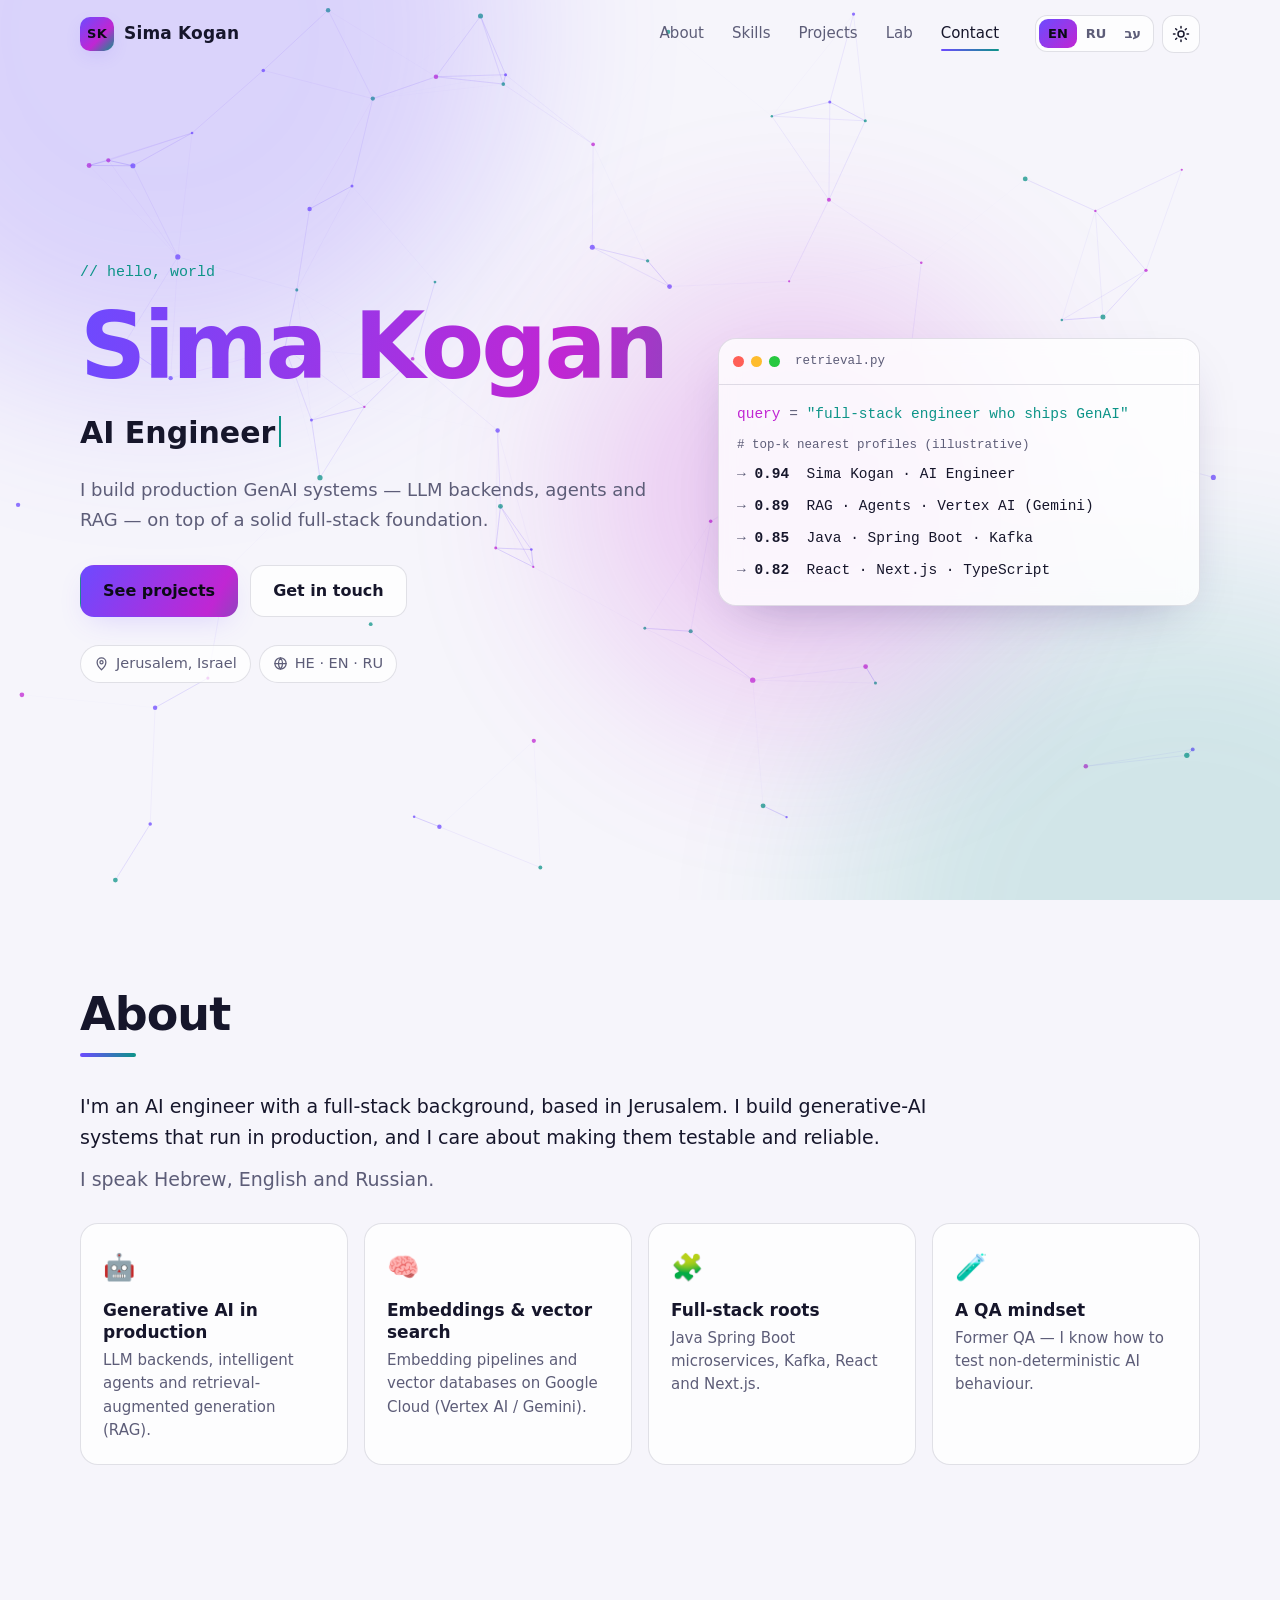
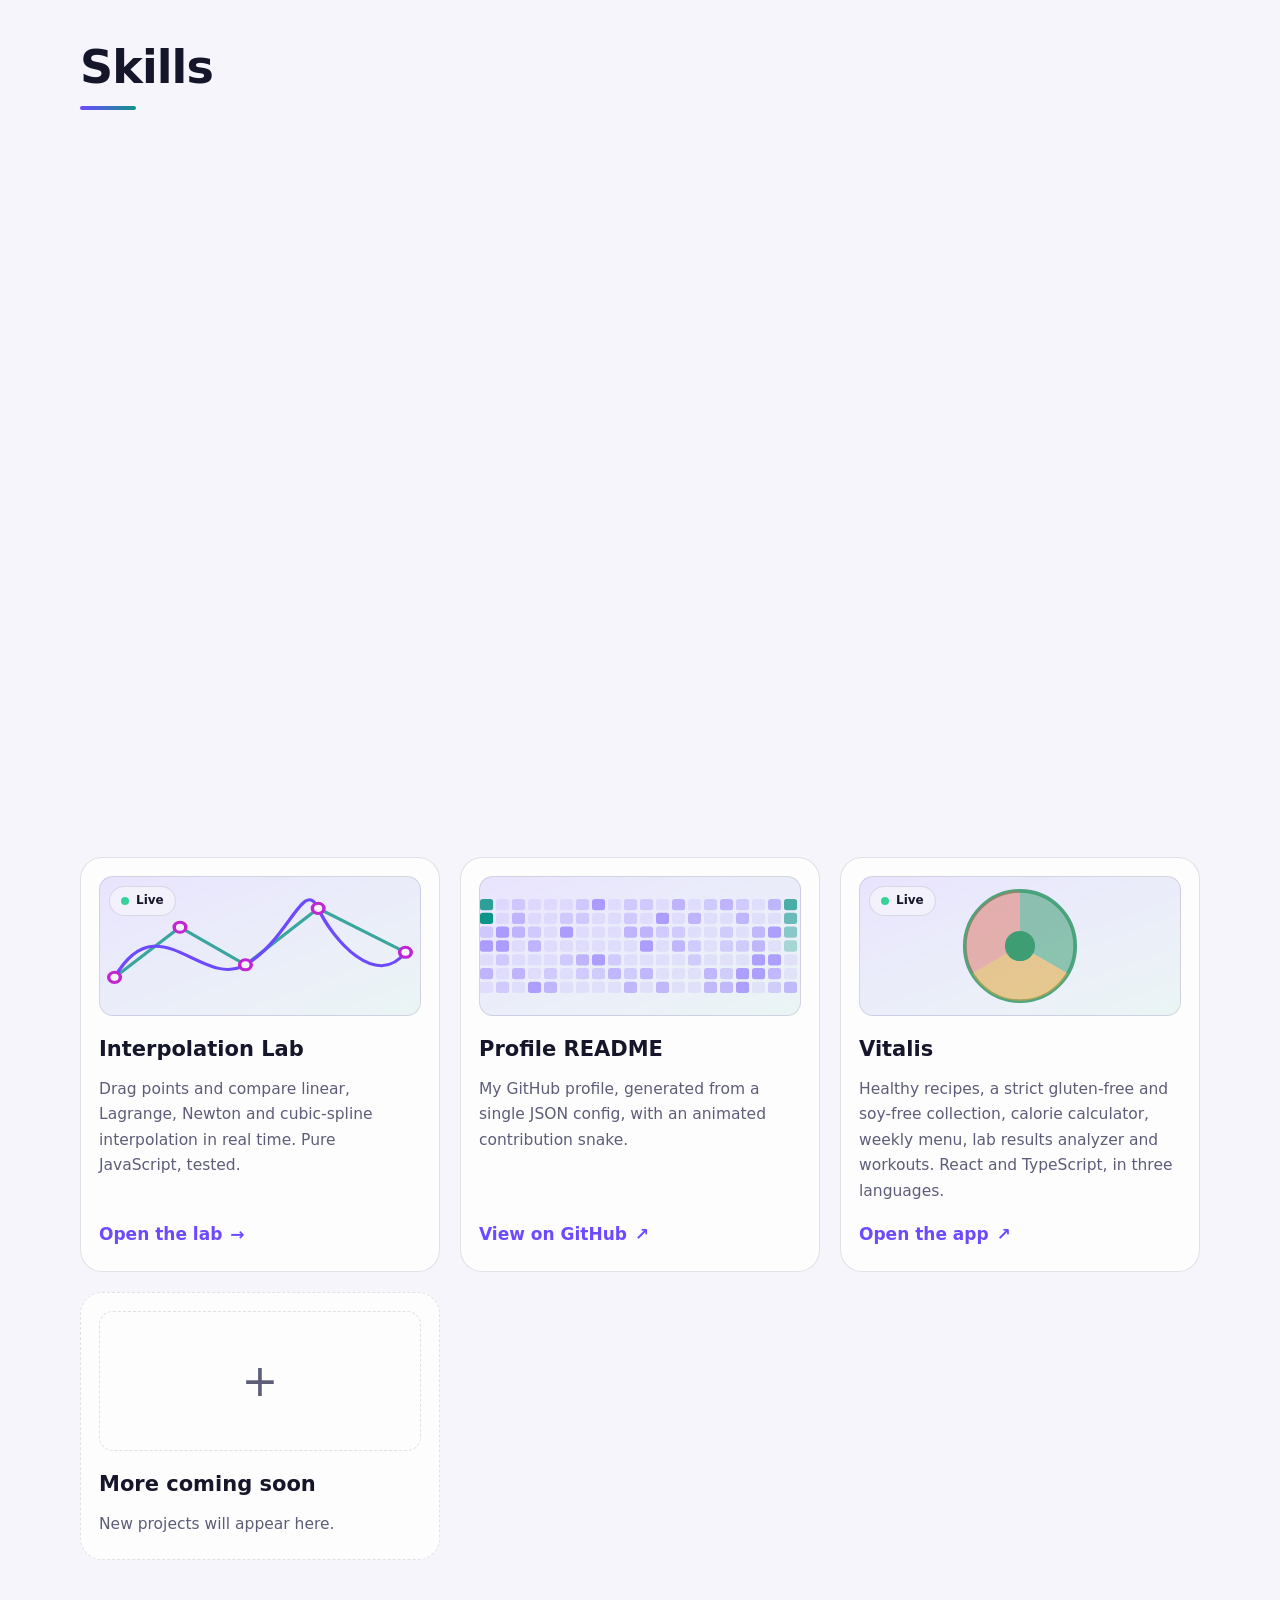
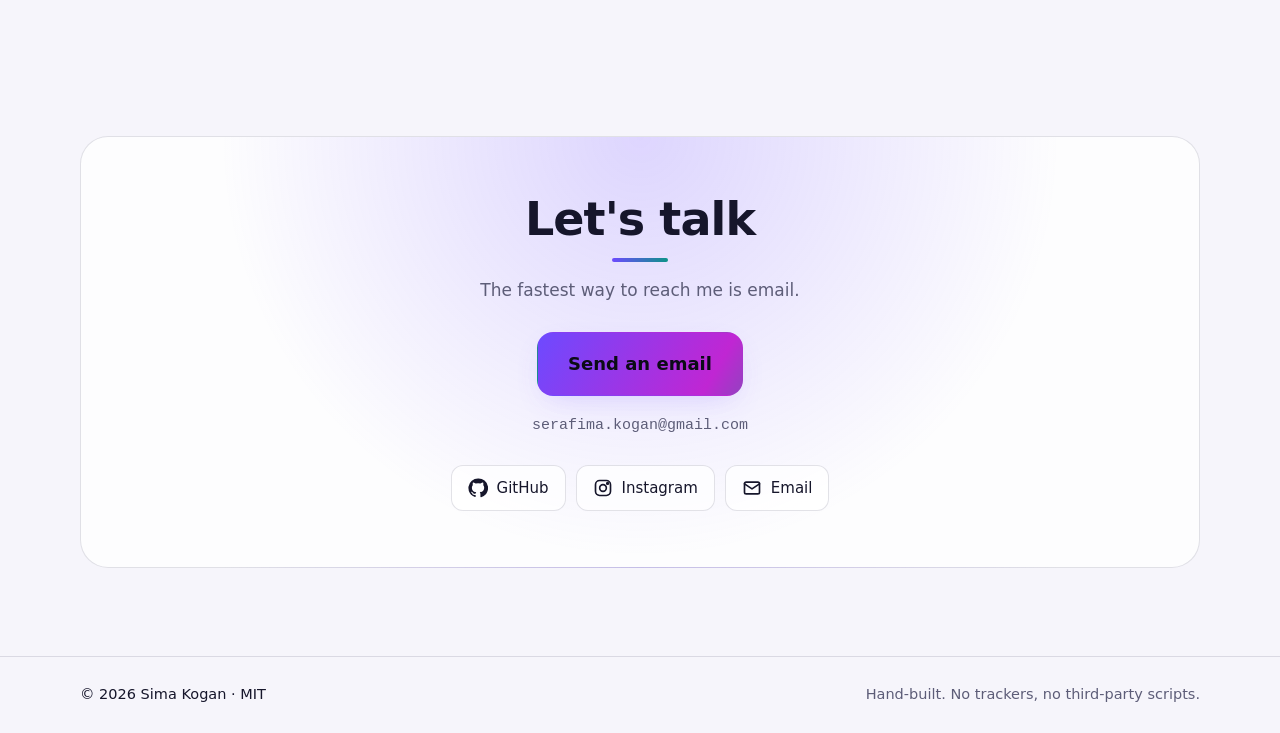
<file: index.html>
<!DOCTYPE html>
<html lang="en" dir="ltr">
<head>
  <meta charset="UTF-8">
  <meta name="viewport" content="width=device-width, initial-scale=1">
  <title>Sima Kogan — AI Engineer &amp; Full Stack Developer</title>
  <meta name="description" content="Portfolio of Sima Kogan — AI Engineer and Full Stack Developer in Jerusalem. Generative AI, RAG, Vertex AI, Java and React.">
  <meta name="author" content="Sima Kogan">
  <meta name="theme-color" content="#07070d">
  <meta property="og:title" content="Sima Kogan — AI Engineer &amp; Full Stack Developer">
  <meta property="og:description" content="Production GenAI systems, RAG and agents on a full-stack foundation.">
  <meta property="og:type" content="website">
  <link rel="canonical" href="https://simakogan.github.io/portfolio/">
  <link rel="icon" href="favicon.svg" type="image/svg+xml">
  <link rel="stylesheet" href="css/style.css">
  <script>
    (function () {
      var d = document.documentElement;
      d.classList.add('js');
      try {
        var t = localStorage.getItem('sk-theme');
        if (!t) t = matchMedia('(prefers-color-scheme: light)').matches ? 'light' : 'dark';
        d.setAttribute('data-theme', t);
        var l = localStorage.getItem('sk-lang');
        if (l === 'ru' || l === 'he') { d.lang = l; d.dir = l === 'he' ? 'rtl' : 'ltr'; }
      } catch (e) { d.setAttribute('data-theme', 'dark'); }
    })();
  </script>
</head>
<body data-title="title.home">
  <div class="progress" id="progress" aria-hidden="true"></div>
  <canvas id="bg" aria-hidden="true"></canvas>
  <div class="aurora" aria-hidden="true"><i></i><i></i><i></i></div>
  <div class="cursor-glow" id="glow" aria-hidden="true"></div>

  <header class="nav" id="nav">
    <div class="nav__inner">
      <a class="logo" href="#top" aria-label="Sima Kogan">
        <span class="logo__mark">SK</span><span class="logo__text">Sima Kogan</span>
      </a>
      <nav class="nav__links" id="navLinks" aria-label="Main">
        <a href="#about" data-i18n="nav.about">About</a>
        <a href="#skills" data-i18n="nav.skills">Skills</a>
        <a href="#projects" data-i18n="nav.projects">Projects</a>
        <a href="lab.html" data-i18n="nav.lab">Lab</a>
        <a href="#contact" data-i18n="nav.contact">Contact</a>
      </nav>
      <div class="nav__tools">
        <div class="seg" role="group" aria-label="Language">
          <button type="button" data-lang="en" aria-pressed="true">EN</button>
          <button type="button" data-lang="ru" aria-pressed="false">RU</button>
          <button type="button" data-lang="he" aria-pressed="false">עב</button>
        </div>
        <button type="button" class="icon-btn" id="theme" aria-label="Toggle theme" title="Toggle theme">
          <svg viewBox="0 0 24 24" width="18" height="18" fill="none" stroke="currentColor" stroke-width="2" stroke-linecap="round" stroke-linejoin="round" aria-hidden="true"><circle cx="12" cy="12" r="4"/><path d="M12 2v2M12 20v2M4.9 4.9l1.4 1.4M17.7 17.7l1.4 1.4M2 12h2M20 12h2M4.9 19.1l1.4-1.4M17.7 6.3l1.4-1.4"/></svg>
        </button>
        <button type="button" class="icon-btn burger" id="burger" aria-label="Menu" aria-expanded="false">
          <span></span><span></span><span></span>
        </button>
      </div>
    </div>
  </header>

  <main id="top">
    <!-- HERO -->
    <section class="hero container">
      <div class="hero__text">
        <p class="mono eyebrow" data-i18n="hero.greet">// hello, world</p>
        <h1 class="hero__name"><span class="grad">Sima Kogan</span></h1>
        <p class="hero__role"><span id="typed" aria-live="off"></span><span class="caret" aria-hidden="true"></span></p>
        <p class="hero__tag" data-i18n="hero.tag">I build production GenAI systems — LLM backends, agents and RAG — on top of a solid full-stack foundation.</p>
        <div class="hero__cta">
          <a class="btn btn--primary" href="#projects" data-i18n="hero.cta1">See projects</a>
          <a class="btn btn--ghost" href="#contact" data-i18n="hero.cta2">Get in touch</a>
        </div>
        <ul class="chips chips--meta">
          <li><svg viewBox="0 0 24 24" width="15" height="15" fill="none" stroke="currentColor" stroke-width="2" stroke-linecap="round" stroke-linejoin="round" aria-hidden="true"><path d="M12 22s7-6.2 7-12a7 7 0 1 0-14 0c0 5.8 7 12 7 12z"/><circle cx="12" cy="10" r="2.5"/></svg><span data-i18n="hero.loc">Jerusalem, Israel</span></li>
          <li><svg viewBox="0 0 24 24" width="15" height="15" fill="none" stroke="currentColor" stroke-width="2" stroke-linecap="round" stroke-linejoin="round" aria-hidden="true"><circle cx="12" cy="12" r="9"/><path d="M3 12h18M12 3a14 14 0 0 1 0 18M12 3a14 14 0 0 0 0 18"/></svg><span data-i18n="hero.langs">HE · EN · RU</span></li>
        </ul>
      </div>

      <div class="term tilt" aria-hidden="true">
        <div class="term__bar"><i></i><i></i><i></i><span>retrieval.py</span></div>
        <div class="term__body">
          <div class="ln" style="--d:.2s"><span class="k">query</span> <span class="o">=</span> <span class="s">"full-stack engineer who ships GenAI"</span></div>
          <div class="ln c" style="--d:.5s"># top-k nearest profiles (illustrative)</div>
          <div class="ln" style="--d:.8s"><span class="o">→</span> <span class="n">0.94</span>  Sima Kogan · AI Engineer</div>
          <div class="ln" style="--d:1.1s"><span class="o">→</span> <span class="n">0.89</span>  RAG · Agents · Vertex AI (Gemini)</div>
          <div class="ln" style="--d:1.4s"><span class="o">→</span> <span class="n">0.85</span>  Java · Spring Boot · Kafka</div>
          <div class="ln" style="--d:1.7s"><span class="o">→</span> <span class="n">0.82</span>  React · Next.js · TypeScript</div>
        </div>
      </div>
    </section>

    <!-- ABOUT -->
    <section class="section container" id="about">
      <h2 class="section__title reveal" data-i18n="about.title">About</h2>
      <div class="about">
        <div class="about__text reveal">
          <p data-i18n="about.p1">I'm an AI engineer with a full-stack background, based in Jerusalem. I build generative-AI systems that run in production, and I care about making them testable and reliable.</p>
          <p class="muted" data-i18n="about.p2">I speak Hebrew, English and Russian.</p>
        </div>
        <div class="cards">
          <article class="card spot reveal" style="--d:.05s">
            <div class="card__ic">🤖</div>
            <h3 data-i18n="about.c1.t">Generative AI in production</h3>
            <p data-i18n="about.c1.d">LLM backends, intelligent agents and retrieval-augmented generation (RAG).</p>
          </article>
          <article class="card spot reveal" style="--d:.12s">
            <div class="card__ic">🧠</div>
            <h3 data-i18n="about.c2.t">Embeddings &amp; vector search</h3>
            <p data-i18n="about.c2.d">Embedding pipelines and vector databases on Google Cloud (Vertex AI / Gemini).</p>
          </article>
          <article class="card spot reveal" style="--d:.19s">
            <div class="card__ic">🧩</div>
            <h3 data-i18n="about.c3.t">Full-stack roots</h3>
            <p data-i18n="about.c3.d">Java Spring Boot microservices, Kafka, React and Next.js.</p>
          </article>
          <article class="card spot reveal" style="--d:.26s">
            <div class="card__ic">🧪</div>
            <h3 data-i18n="about.c4.t">A QA mindset</h3>
            <p data-i18n="about.c4.d">Former QA — I know how to test non-deterministic AI behaviour.</p>
          </article>
        </div>
      </div>
    </section>

    <!-- SKILLS -->
    <section class="section container" id="skills">
      <h2 class="section__title reveal" data-i18n="skills.title">Skills</h2>
      <p class="section__sub reveal" data-i18n="skills.sub">The tools I reach for.</p>
      <div class="skills">
        <div class="skillgroup reveal">
          <h3 data-i18n="skills.g1">AI &amp; Python</h3>
          <ul class="chips"><li>Generative AI</li><li>RAG</li><li>Agents</li><li>Embeddings</li><li>Vector DBs</li><li>Vertex AI</li><li>Gemini</li><li>Python</li><li>FastAPI</li></ul>
        </div>
        <div class="skillgroup reveal" style="--d:.06s">
          <h3 data-i18n="skills.g2">Backend</h3>
          <ul class="chips"><li>Java</li><li>Spring Boot</li><li>Kafka</li><li>Node.js</li><li>Microservices</li></ul>
        </div>
        <div class="skillgroup reveal" style="--d:.12s">
          <h3 data-i18n="skills.g3">Frontend</h3>
          <ul class="chips"><li>React</li><li>Next.js</li><li>Redux</li><li>TypeScript</li><li>JavaScript</li><li>Tailwind</li><li>HTML</li><li>CSS</li></ul>
        </div>
        <div class="skillgroup reveal" style="--d:.18s">
          <h3 data-i18n="skills.g4">Data &amp; cloud</h3>
          <ul class="chips"><li>PostgreSQL</li><li>MySQL</li><li>MongoDB</li><li>Redis</li><li>Docker</li><li>Kubernetes</li><li>GCP</li><li>AWS</li><li>Git</li><li>GitHub</li></ul>
        </div>
      </div>
    </section>

    <!-- PROJECTS -->
    <section class="section container" id="projects">
      <h2 class="section__title reveal" data-i18n="projects.title">Projects</h2>
      <p class="section__sub reveal" data-i18n="projects.sub">Things I have built, and keep building.</p>
      <div class="projects">
        <a class="project tilt spot reveal" href="lab.html">
          <div class="project__art" aria-hidden="true">
            <svg viewBox="0 0 220 110" preserveAspectRatio="none">
              <path class="p-line l1" d="M10 80 L55 40 L100 70 L150 25 L210 60"/>
              <path class="p-line l2" d="M10 80 C 40 20, 70 90, 100 70 S 140 0, 150 25 S 190 90, 210 60"/>
              <g class="p-dots"><circle cx="10" cy="80" r="4"/><circle cx="55" cy="40" r="4"/><circle cx="100" cy="70" r="4"/><circle cx="150" cy="25" r="4"/><circle cx="210" cy="60" r="4"/></g>
            </svg>
          </div>
          <span class="badge"><i></i><span data-i18n="projects.live">Live</span></span>
          <h3 data-i18n="projects.p1.t">Interpolation Lab</h3>
          <p data-i18n="projects.p1.d">Drag points and compare linear, Lagrange, Newton and cubic-spline interpolation in real time. Pure JavaScript, tested.</p>
          <span class="project__link"><span data-i18n="projects.p1.b">Open the lab</span> <b aria-hidden="true">→</b></span>
        </a>
        <a class="project tilt spot reveal" style="--d:.08s" href="https://github.com/SimaKogan/SimaKogan" target="_blank" rel="noopener">
          <div class="project__art project__art--grid" aria-hidden="true">
            <svg viewBox="0 0 220 110" preserveAspectRatio="none">
              <g class="p-cells"></g>
            </svg>
          </div>
          <h3 data-i18n="projects.p2.t">Profile README</h3>
          <p data-i18n="projects.p2.d">My GitHub profile, generated from a single JSON config, with an animated contribution snake.</p>
          <span class="project__link"><span data-i18n="projects.p2.b">View on GitHub</span> <b aria-hidden="true">↗</b></span>
        </a>
        <a class="project tilt spot reveal" style="--d:.12s" href="https://simakogan.github.io/vitalis/" target="_blank" rel="noopener">
          <div class="project__art" aria-hidden="true">
            <svg viewBox="0 0 220 110" preserveAspectRatio="xMidYMid meet">
              <circle cx="110" cy="55" r="44" fill="none" stroke="#3f9d73" stroke-width="3" opacity=".9"/>
              <path d="M110 55 L110 11 A44 44 0 0 1 148 77 Z" fill="#3f9d73" opacity=".55"/>
              <path d="M110 55 L148 77 A44 44 0 0 1 72 77 Z" fill="#e0a43a" opacity=".55"/>
              <path d="M110 55 L72 77 A44 44 0 0 1 110 11 Z" fill="#d9654f" opacity=".45"/>
              <circle cx="110" cy="55" r="12" fill="#3f9d73"/>
            </svg>
          </div>
          <span class="badge"><i></i><span data-i18n="projects.live">Live</span></span>
          <h3 data-i18n="projects.p4.t">Vitalis</h3>
          <p data-i18n="projects.p4.d">Healthy recipes, a strict gluten-free and soy-free collection, calorie calculator, weekly menu, lab results analyzer and workouts. React and TypeScript, in three languages.</p>
          <span class="project__link"><span data-i18n="projects.p4.b">Open the app</span> <b aria-hidden="true">↗</b></span>
        </a>
        <div class="project project--soon reveal" style="--d:.16s">
          <div class="project__art project__art--soon" aria-hidden="true"><span>+</span></div>
          <h3 data-i18n="projects.p3.t">More coming soon</h3>
          <p data-i18n="projects.p3.d">New projects will appear here.</p>
        </div>
      </div>
    </section>

    <!-- CONTACT -->
    <section class="section container" id="contact">
      <div class="contact reveal">
        <h2 class="section__title" data-i18n="contact.title">Let's talk</h2>
        <p class="section__sub" data-i18n="contact.sub">The fastest way to reach me is email.</p>
        <a class="btn btn--primary btn--lg" href="mailto:serafima.kogan@gmail.com"><span data-i18n="contact.mail">Send an email</span></a>
        <p class="mono contact__mail">serafima.kogan@gmail.com</p>
        <ul class="social">
          <li><a href="https://github.com/SimaKogan" target="_blank" rel="noopener" aria-label="GitHub">
            <svg viewBox="0 0 24 24" width="20" height="20" fill="currentColor" aria-hidden="true"><path d="M12 .5a11.5 11.5 0 0 0-3.64 22.41c.58.1.79-.25.79-.56v-2c-3.2.7-3.88-1.37-3.88-1.37-.52-1.33-1.28-1.69-1.28-1.69-1.04-.71.08-.7.08-.7 1.15.08 1.76 1.19 1.76 1.19 1.03 1.76 2.7 1.25 3.36.96.1-.75.4-1.25.73-1.54-2.55-.29-5.24-1.28-5.24-5.69 0-1.26.45-2.28 1.19-3.08-.12-.29-.52-1.46.11-3.04 0 0 .97-.31 3.17 1.18a11 11 0 0 1 5.78 0c2.2-1.49 3.17-1.18 3.17-1.18.63 1.58.23 2.75.11 3.04.74.8 1.19 1.82 1.19 3.08 0 4.42-2.7 5.39-5.27 5.68.41.36.78 1.06.78 2.14v3.17c0 .31.21.67.8.56A11.5 11.5 0 0 0 12 .5z"/></svg><span>GitHub</span></a></li>
          <li><a href="https://instagram.com/serafymakogan" target="_blank" rel="noopener" aria-label="Instagram">
            <svg viewBox="0 0 24 24" width="20" height="20" fill="none" stroke="currentColor" stroke-width="2" stroke-linecap="round" stroke-linejoin="round" aria-hidden="true"><rect x="3" y="3" width="18" height="18" rx="5"/><circle cx="12" cy="12" r="4"/><circle cx="17.5" cy="6.5" r="1" fill="currentColor"/></svg><span>Instagram</span></a></li>
          <li><a href="mailto:serafima.kogan@gmail.com" aria-label="Email">
            <svg viewBox="0 0 24 24" width="20" height="20" fill="none" stroke="currentColor" stroke-width="2" stroke-linecap="round" stroke-linejoin="round" aria-hidden="true"><rect x="3" y="5" width="18" height="14" rx="2"/><path d="m3 7 9 6 9-6"/></svg><span>Email</span></a></li>
        </ul>
      </div>
    </section>
  </main>

  <footer class="footer">
    <div class="container footer__inner">
      <span>© <span id="year">2026</span> Sima Kogan · MIT</span>
      <span class="muted" data-i18n="footer.built">Hand-built. No trackers, no third-party scripts.</span>
    </div>
  </footer>

  <script src="js/i18n.js"></script>
  <script src="js/common.js"></script>
  <script src="js/home.js"></script>
</body>
</html>
</file>
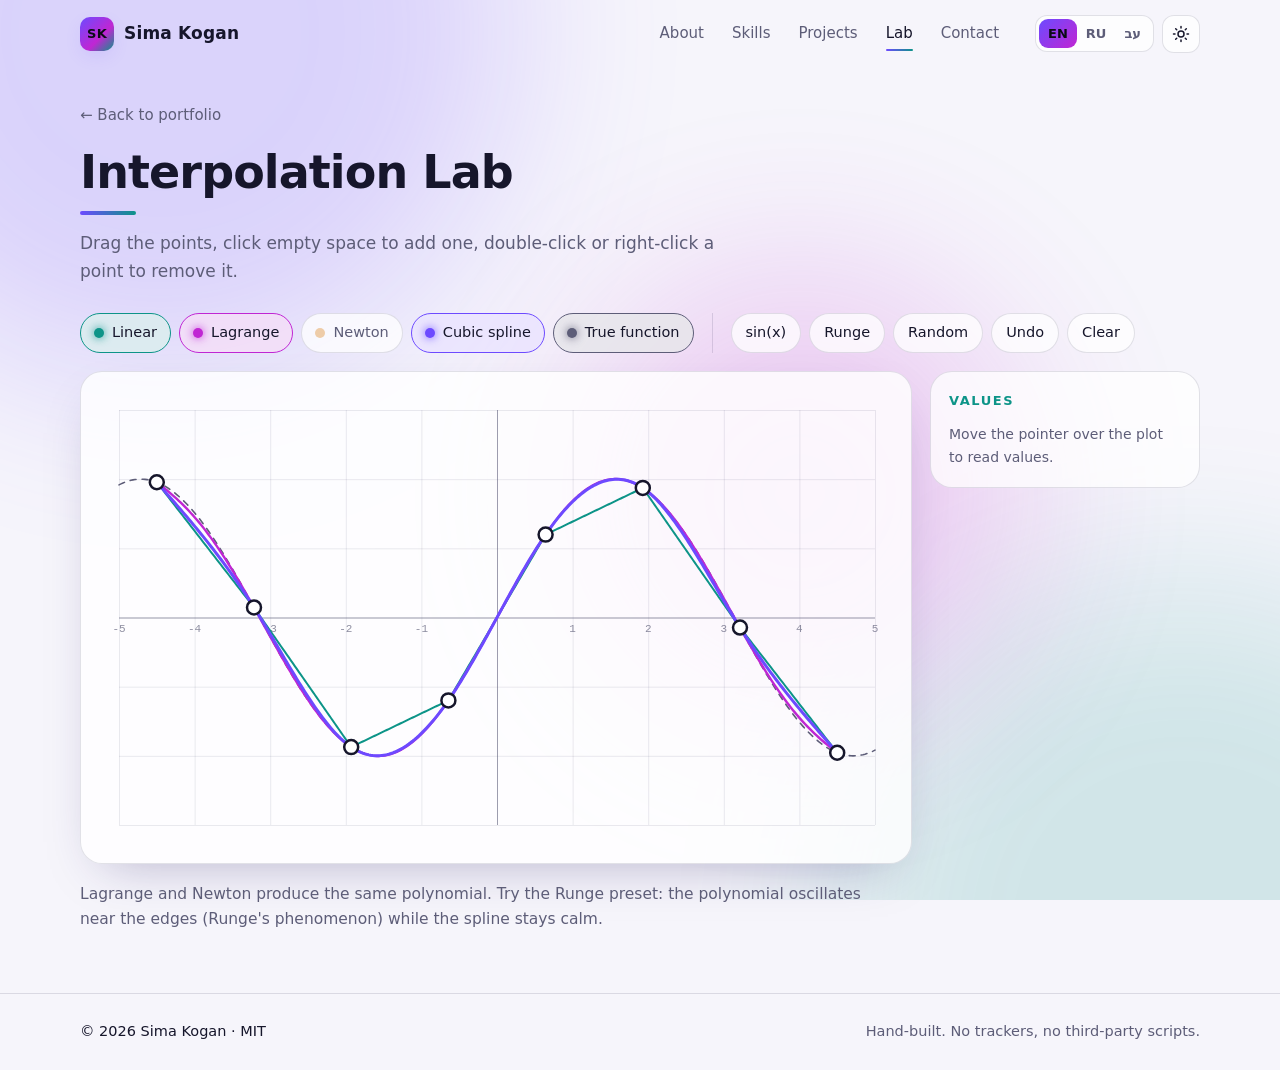
<file: lab.html>
<!DOCTYPE html>
<html lang="en" dir="ltr">
<head>
  <meta charset="UTF-8">
  <meta name="viewport" content="width=device-width, initial-scale=1">
  <title>Interpolation Lab — Sima Kogan</title>
  <meta name="description" content="Interactive interpolation lab: drag points and compare linear, Lagrange, Newton and cubic-spline interpolation.">
  <meta name="theme-color" content="#07070d">
  <link rel="canonical" href="https://simakogan.github.io/portfolio/lab.html">
  <link rel="icon" href="favicon.svg" type="image/svg+xml">
  <link rel="stylesheet" href="css/style.css">
  <script>
    (function () {
      var d = document.documentElement;
      d.classList.add('js');
      try {
        var t = localStorage.getItem('sk-theme');
        if (!t) t = matchMedia('(prefers-color-scheme: light)').matches ? 'light' : 'dark';
        d.setAttribute('data-theme', t);
        var l = localStorage.getItem('sk-lang');
        if (l === 'ru' || l === 'he') { d.lang = l; d.dir = l === 'he' ? 'rtl' : 'ltr'; }
      } catch (e) { d.setAttribute('data-theme', 'dark'); }
    })();
  </script>
</head>
<body data-title="title.lab">
  <div class="progress" id="progress" aria-hidden="true"></div>
  <div class="aurora" aria-hidden="true"><i></i><i></i><i></i></div>

  <header class="nav" id="nav">
    <div class="nav__inner">
      <a class="logo" href="index.html" aria-label="Sima Kogan">
        <span class="logo__mark">SK</span><span class="logo__text">Sima Kogan</span>
      </a>
      <nav class="nav__links" id="navLinks" aria-label="Main">
        <a href="index.html#about" data-i18n="nav.about">About</a>
        <a href="index.html#skills" data-i18n="nav.skills">Skills</a>
        <a href="index.html#projects" data-i18n="nav.projects">Projects</a>
        <a href="lab.html" class="active" data-i18n="nav.lab">Lab</a>
        <a href="index.html#contact" data-i18n="nav.contact">Contact</a>
      </nav>
      <div class="nav__tools">
        <div class="seg" role="group" aria-label="Language">
          <button type="button" data-lang="en" aria-pressed="true">EN</button>
          <button type="button" data-lang="ru" aria-pressed="false">RU</button>
          <button type="button" data-lang="he" aria-pressed="false">עב</button>
        </div>
        <button type="button" class="icon-btn" id="theme" aria-label="Toggle theme" title="Toggle theme">
          <svg viewBox="0 0 24 24" width="18" height="18" fill="none" stroke="currentColor" stroke-width="2" stroke-linecap="round" stroke-linejoin="round" aria-hidden="true"><circle cx="12" cy="12" r="4"/><path d="M12 2v2M12 20v2M4.9 4.9l1.4 1.4M17.7 17.7l1.4 1.4M2 12h2M20 12h2M4.9 19.1l1.4-1.4M17.7 6.3l1.4-1.4"/></svg>
        </button>
        <button type="button" class="icon-btn burger" id="burger" aria-label="Menu" aria-expanded="false">
          <span></span><span></span><span></span>
        </button>
      </div>
    </div>
  </header>

  <main class="page container">
    <a class="back" href="index.html#projects" data-i18n="lab.back">← Back to portfolio</a>
    <h1 class="section__title" data-i18n="lab.title">Interpolation Lab</h1>
    <p class="section__sub" data-i18n="lab.sub">Drag the points, click empty space to add one, double-click or right-click a point to remove it.</p>

    <div class="lab">
      <div class="lab__toolbar">
        <div class="toggles" role="group" aria-label="Methods">
          <label class="toggle" style="--dot:var(--lin)"><input type="checkbox" data-m="linear" checked><span data-i18n="lab.m.linear">Linear</span></label>
          <label class="toggle" style="--dot:var(--lag)"><input type="checkbox" data-m="lagrange" checked><span data-i18n="lab.m.lagrange">Lagrange</span></label>
          <label class="toggle" style="--dot:var(--new)"><input type="checkbox" data-m="newton"><span data-i18n="lab.m.newton">Newton</span></label>
          <label class="toggle" style="--dot:var(--spl)"><input type="checkbox" data-m="spline" checked><span data-i18n="lab.m.spline">Cubic spline</span></label>
          <label class="toggle" style="--dot:var(--tru)"><input type="checkbox" id="truth" checked><span data-i18n="lab.truth">True function</span></label>
        </div>
        <span class="sep" aria-hidden="true"></span>
        <div class="actions">
          <button type="button" class="pill" data-preset="sin" data-i18n="lab.p.sin">sin(x)</button>
          <button type="button" class="pill" data-preset="runge" data-i18n="lab.p.runge">Runge</button>
          <button type="button" class="pill" data-preset="random" data-i18n="lab.p.random">Random</button>
          <button type="button" class="pill" id="undo" data-i18n="lab.undo">Undo</button>
          <button type="button" class="pill" id="clear" data-i18n="lab.clear">Clear</button>
        </div>
      </div>

      <div class="lab__stage">
        <canvas id="plot" width="900" height="520" role="img" aria-label="Interpolation plot"></canvas>
      </div>

      <aside class="lab__side" aria-live="polite">
        <h2 data-i18n="lab.readout">Values</h2>
        <div class="readout" id="readout"><p class="hint" data-i18n="lab.hint">Move the pointer over the plot to read values.</p></div>
      </aside>

      <p class="lab__note" data-i18n="lab.note">Lagrange and Newton produce the same polynomial. Try the Runge preset: the polynomial oscillates near the edges (Runge's phenomenon) while the spline stays calm.</p>
    </div>
  </main>

  <footer class="footer">
    <div class="container footer__inner">
      <span>© <span id="year">2026</span> Sima Kogan · MIT</span>
      <span class="muted" data-i18n="footer.built">Hand-built. No trackers, no third-party scripts.</span>
    </div>
  </footer>

  <script src="js/i18n.js"></script>
  <script src="js/common.js"></script>
  <script src="js/interp.js"></script>
  <script src="js/lab.js"></script>
</body>
</html>
</file>
<file: css/style.css>
/* ==========================================================
   Sima Kogan — portfolio. Hand-written CSS, no dependencies.
   ========================================================== */

:root {
  --bg: #07070d;
  --bg2: #0d0d1a;
  --fg: #ececf6;
  --muted: #9a9ab3;
  --card: rgba(255, 255, 255, .045);
  --card-hi: rgba(255, 255, 255, .08);
  --line: rgba(255, 255, 255, .1);
  --a: #a78bfa;      /* violet */
  --b: #5eead4;      /* mint */
  --c: #f0abfc;      /* orchid */
  --d: #fbbf24;      /* amber */
  --glow: rgba(167, 139, 250, .35);
  --shadow: 0 20px 60px -20px rgba(0, 0, 0, .7);
  --radius: 18px;
  --maxw: 1120px;
  --nav-h: 68px;
  --font: system-ui, -apple-system, "Segoe UI", Roboto, "Noto Sans", "Noto Sans Hebrew", "Helvetica Neue", Arial, sans-serif;
  --mono: ui-monospace, "SF Mono", "Cascadia Code", Menlo, Consolas, "Liberation Mono", monospace;
  color-scheme: dark;
}

:root[data-theme="light"] {
  --bg: #f6f5fb;
  --bg2: #ffffff;
  --fg: #16162b;
  --muted: #5d5d78;
  --card: rgba(255, 255, 255, .75);
  --card-hi: #ffffff;
  --line: rgba(22, 22, 60, .12);
  --a: #6d4aff;
  --b: #0d9488;
  --c: #c026d3;
  --d: #d97706;
  --glow: rgba(109, 74, 255, .22);
  --shadow: 0 20px 50px -24px rgba(40, 30, 100, .35);
  color-scheme: light;
}

*, *::before, *::after { box-sizing: border-box; }
html { scroll-behavior: smooth; scroll-padding-top: calc(var(--nav-h) + 12px); -webkit-text-size-adjust: 100%; }
body {
  margin: 0;
  background: var(--bg);
  color: var(--fg);
  font-family: var(--font);
  font-size: 17px;
  line-height: 1.65;
  overflow-x: hidden;
  -webkit-font-smoothing: antialiased;
}
img, svg { max-width: 100%; }
a { color: inherit; text-decoration: none; }
ul { list-style: none; margin: 0; padding: 0; }
h1, h2, h3, p { margin: 0; }
button { font: inherit; color: inherit; cursor: pointer; }
:focus-visible { outline: 2px solid var(--b); outline-offset: 3px; border-radius: 6px; }
::selection { background: var(--a); color: #fff; }

.container { width: min(100% - 32px, var(--maxw)); margin-inline: auto; position: relative; z-index: 1; }
.mono { font-family: var(--mono); }
.muted { color: var(--muted); }

/* ---------- background layers ---------- */
#bg { position: fixed; inset: 0; width: 100%; height: 100%; z-index: 0; pointer-events: none; }
.aurora { position: fixed; inset: 0; z-index: 0; pointer-events: none; overflow: hidden; }
.aurora i {
  position: absolute; width: 55vmax; height: 55vmax; border-radius: 50%;
  filter: blur(90px); opacity: .22; will-change: transform;
  animation: drift 26s ease-in-out infinite alternate;
}
.aurora i:nth-child(1) { background: var(--a); top: -25vmax; left: -15vmax; }
.aurora i:nth-child(2) { background: var(--b); bottom: -30vmax; right: -20vmax; animation-duration: 32s; opacity: .14; }
.aurora i:nth-child(3) { background: var(--c); top: 30%; left: 45%; width: 35vmax; height: 35vmax; animation-duration: 38s; opacity: .10; }
:root[data-theme="light"] .aurora i { opacity: .20; }
:root[data-theme="light"] .aurora i:nth-child(2) { opacity: .16; }
@keyframes drift { to { transform: translate3d(8vmax, 6vmax, 0) scale(1.15); } }

.cursor-glow {
  position: fixed; left: 0; top: 0; width: 420px; height: 420px; margin: -210px 0 0 -210px;
  border-radius: 50%; pointer-events: none; z-index: 0; opacity: 0;
  background: radial-gradient(circle, var(--glow), transparent 65%);
  transition: opacity .4s; will-change: transform;
}
.cursor-glow.on { opacity: .55; }
@media (hover: none) { .cursor-glow { display: none; } }

.progress {
  position: fixed; top: 0; left: 0; right: 0; height: 3px; z-index: 60;
  background: linear-gradient(90deg, var(--a), var(--c), var(--b));
  transform-origin: 0 50%; transform: scaleX(0);
}
:root[dir="rtl"] .progress { transform-origin: 100% 50%; }

/* ---------- nav ---------- */
.nav {
  position: fixed; inset: 0 0 auto 0; height: var(--nav-h); z-index: 50;
  transition: background .3s, border-color .3s, backdrop-filter .3s;
  border-bottom: 1px solid transparent;
}
.nav.scrolled {
  background: color-mix(in srgb, var(--bg) 72%, transparent);
  -webkit-backdrop-filter: blur(14px) saturate(1.4); backdrop-filter: blur(14px) saturate(1.4);
  border-bottom-color: var(--line);
}
.nav__inner { width: min(100% - 32px, var(--maxw)); height: 100%; margin-inline: auto; display: flex; align-items: center; gap: 24px; }
.logo { display: inline-flex; align-items: center; gap: 10px; font-weight: 700; letter-spacing: .01em; }
.logo__mark {
  display: grid; place-items: center; width: 34px; height: 34px; border-radius: 10px;
  font-size: 13px; font-weight: 800; color: #0b0b16;
  background: linear-gradient(135deg, var(--a), var(--c) 60%, var(--b));
  box-shadow: 0 6px 20px -6px var(--glow);
}
.nav__links { margin-inline-start: auto; display: flex; gap: 4px; }
.nav__links a { position: relative; padding: 8px 12px; border-radius: 10px; font-size: 15px; color: var(--muted); transition: color .2s, background .2s; }
.nav__links a:hover, .nav__links a.active { color: var(--fg); }
.nav__links a::after {
  content: ""; position: absolute; inset-inline: 12px; bottom: 3px; height: 2px; border-radius: 2px;
  background: linear-gradient(90deg, var(--a), var(--b)); transform: scaleX(0); transition: transform .25s;
}
.nav__links a:hover::after, .nav__links a.active::after { transform: scaleX(1); }
.nav__tools { display: flex; align-items: center; gap: 8px; }

.seg { display: inline-flex; padding: 3px; border: 1px solid var(--line); border-radius: 12px; background: var(--card); }
.seg button { border: 0; background: transparent; padding: 4px 9px; border-radius: 9px; font-size: 13px; font-weight: 600; color: var(--muted); transition: .2s; }
.seg button[aria-pressed="true"] { background: linear-gradient(135deg, var(--a), var(--c)); color: #0b0b16; }
.icon-btn { display: grid; place-items: center; width: 38px; height: 38px; border-radius: 12px; border: 1px solid var(--line); background: var(--card); transition: .2s; }
.icon-btn:hover { border-color: var(--a); box-shadow: 0 0 0 4px var(--glow); }
.burger { display: none; flex-direction: column; gap: 4px; justify-content: center; align-items: center; }
.burger span { width: 16px; height: 2px; background: currentColor; border-radius: 2px; transition: .25s; }
.burger[aria-expanded="true"] span:nth-child(1) { transform: translateY(6px) rotate(45deg); }
.burger[aria-expanded="true"] span:nth-child(2) { opacity: 0; }
.burger[aria-expanded="true"] span:nth-child(3) { transform: translateY(-6px) rotate(-45deg); }

@media (max-width: 860px) {
  .burger { display: flex; }
  .nav__links {
    position: absolute; inset: var(--nav-h) 0 auto 0; margin: 0; padding: 12px 16px 18px;
    flex-direction: column; background: color-mix(in srgb, var(--bg) 94%, transparent);
    -webkit-backdrop-filter: blur(16px); backdrop-filter: blur(16px);
    border-bottom: 1px solid var(--line);
    transform: translateY(-12px); opacity: 0; pointer-events: none; transition: .25s;
  }
  .nav__links.open { transform: none; opacity: 1; pointer-events: auto; }
  .nav__links a { padding: 12px; font-size: 17px; }
  .nav__tools { margin-inline-start: auto; }
  .logo__text { display: none; }
}

/* ---------- buttons / chips ---------- */
.btn {
  display: inline-flex; align-items: center; gap: 8px; padding: 12px 22px; border-radius: 14px;
  font-weight: 650; font-size: 16px; border: 1px solid transparent; transition: transform .2s, box-shadow .25s, background .25s, border-color .25s;
}
.btn--primary { color: #0b0b16; background: linear-gradient(120deg, var(--a), var(--c) 55%, var(--b)); background-size: 160% 100%; box-shadow: 0 10px 30px -10px var(--glow); }
.btn--primary:hover { transform: translateY(-2px); box-shadow: 0 16px 40px -10px var(--glow); background-position: 100% 0; }
.btn--ghost { border-color: var(--line); background: var(--card); }
.btn--ghost:hover { transform: translateY(-2px); border-color: var(--a); box-shadow: 0 0 0 4px var(--glow); }
.btn--lg { padding: 16px 30px; font-size: 18px; border-radius: 16px; }

.chips { display: flex; flex-wrap: wrap; gap: 8px; }
.chips li {
  padding: 6px 13px; border-radius: 999px; font-size: 14.5px; border: 1px solid var(--line); background: var(--card);
  transition: transform .2s, border-color .2s, background .2s, color .2s;
}
.chips li:hover { transform: translateY(-2px); border-color: var(--a); color: var(--fg); background: var(--card-hi); }
.chips--meta { margin-top: 28px; }
.chips--meta li { display: inline-flex; align-items: center; gap: 7px; color: var(--muted); }

.grad {
  background: linear-gradient(100deg, var(--a), var(--c), var(--b), var(--a));
  background-size: 250% 100%; -webkit-background-clip: text; background-clip: text; color: transparent;
  animation: shine 9s linear infinite;
}
@keyframes shine { to { background-position: -250% 0; } }

/* ---------- reveal ---------- */
.js .reveal { opacity: 0; transform: translateY(26px); transition: opacity .7s cubic-bezier(.2, .7, .2, 1) var(--d, 0s), transform .7s cubic-bezier(.2, .7, .2, 1) var(--d, 0s); }
.js .reveal.in { opacity: 1; transform: none; }

/* ---------- hero ---------- */
.hero { min-height: 100svh; padding: calc(var(--nav-h) + 40px) 0 64px; display: grid; grid-template-columns: 1.1fr .9fr; gap: 48px; align-items: center; }
.eyebrow { color: var(--b); font-size: 15px; margin-bottom: 14px; direction: ltr; unicode-bidi: isolate; text-align: start; }
:root[dir="rtl"] .eyebrow { text-align: right; }
.hero__name { font-size: clamp(46px, 8vw, 92px); line-height: 1.02; font-weight: 800; letter-spacing: -.03em; }
.hero__role { margin-top: 14px; min-height: 1.5em; font-size: clamp(20px, 3vw, 30px); font-weight: 600; color: var(--fg); }
.caret { display: inline-block; width: 2px; height: 1.05em; margin-inline-start: 4px; vertical-align: -.15em; background: var(--b); animation: blink 1s steps(2) infinite; }
@keyframes blink { 50% { opacity: 0; } }
.hero__tag { margin-top: 18px; max-width: 34em; color: var(--muted); font-size: 18px; }
.hero__cta { margin-top: 30px; display: flex; flex-wrap: wrap; gap: 12px; }

.term {
  direction: ltr; text-align: left; border: 1px solid var(--line); border-radius: var(--radius); overflow: hidden;
  background: color-mix(in srgb, var(--bg2) 80%, transparent); -webkit-backdrop-filter: blur(10px); backdrop-filter: blur(10px);
  box-shadow: var(--shadow), 0 0 0 1px rgba(255, 255, 255, .02) inset; will-change: transform;
  font-family: var(--mono); font-size: 14.5px;
}
.term__bar { display: flex; align-items: center; gap: 7px; padding: 12px 14px; border-bottom: 1px solid var(--line); color: var(--muted); font-size: 12.5px; }
.term__bar i { width: 11px; height: 11px; border-radius: 50%; background: #ff5f57; }
.term__bar i:nth-child(2) { background: #febc2e; }
.term__bar i:nth-child(3) { background: #28c840; }
.term__bar span { margin-left: 8px; }
.term__body { padding: 18px 18px 22px; display: grid; gap: 8px; }
.ln { white-space: pre-wrap; overflow-wrap: anywhere; opacity: 0; transform: translateX(-8px); animation: ln .6s ease forwards; animation-delay: var(--d); }
@keyframes ln { to { opacity: 1; transform: none; } }
.ln .k { color: var(--c); } .ln .o { color: var(--muted); } .ln .s { color: var(--b); } .ln .n { color: var(--d); font-weight: 700; } .ln.c { color: var(--muted); font-size: 12.5px; }

@media (max-width: 900px) {
  .hero { grid-template-columns: 1fr; min-height: auto; padding-top: calc(var(--nav-h) + 36px); gap: 36px; }
}

/* ---------- sections ---------- */
.section { padding: 88px 0; }
.section__title { font-size: clamp(30px, 4.5vw, 46px); font-weight: 800; letter-spacing: -.02em; line-height: 1.15; }
.section__title::after { content: ""; display: block; width: 56px; height: 4px; margin-top: 12px; border-radius: 4px; background: linear-gradient(90deg, var(--a), var(--b)); }
.section__sub { margin-top: 14px; color: var(--muted); max-width: 40em; }

.about { margin-top: 34px; display: grid; gap: 28px; }
.about__text { max-width: 46em; font-size: 19px; display: grid; gap: 10px; }
.cards { display: grid; grid-template-columns: repeat(4, 1fr); gap: 16px; }
.card { padding: 22px; border: 1px solid var(--line); border-radius: var(--radius); background: var(--card); position: relative; overflow: hidden; transition: transform .3s, border-color .3s; }
.card:hover { transform: translateY(-4px); border-color: color-mix(in srgb, var(--a) 60%, var(--line)); }
.card__ic { font-size: 26px; margin-bottom: 10px; }
.card h3 { font-size: 17px; line-height: 1.3; margin-bottom: 6px; }
.card p { color: var(--muted); font-size: 15px; line-height: 1.55; }
@media (max-width: 980px) { .cards { grid-template-columns: repeat(2, 1fr); } }
@media (max-width: 560px) { .cards { grid-template-columns: 1fr; } }

/* mouse-follow spotlight on cards */
.spot::before {
  content: ""; position: absolute; inset: 0; pointer-events: none; opacity: 0; transition: opacity .3s;
  background: radial-gradient(360px circle at var(--mx, 50%) var(--my, 50%), var(--glow), transparent 60%);
}
.spot:hover::before { opacity: 1; }

.skills { margin-top: 34px; display: grid; grid-template-columns: repeat(2, 1fr); gap: 20px; }
.skillgroup { padding: 22px; border: 1px solid var(--line); border-radius: var(--radius); background: var(--card); }
.skillgroup h3 { font-size: 13px; font-weight: 700; letter-spacing: .12em; text-transform: uppercase; color: var(--b); margin-bottom: 14px; }
@media (max-width: 760px) { .skills { grid-template-columns: 1fr; } }

/* ---------- projects ---------- */
.projects { margin-top: 34px; display: grid; grid-template-columns: repeat(3, 1fr); gap: 20px; }
.project {
  position: relative; overflow: hidden; display: flex; flex-direction: column; gap: 10px; padding: 18px 18px 22px;
  border: 1px solid var(--line); border-radius: 22px; background: var(--card); will-change: transform;
  transition: border-color .3s, box-shadow .3s;
}
a.project:hover { border-color: color-mix(in srgb, var(--a) 65%, var(--line)); box-shadow: 0 24px 60px -24px var(--glow); }
.project h3 { font-size: 21px; margin-top: 6px; }
.project p { color: var(--muted); font-size: 15.5px; flex: 1; }
.project__link { margin-top: 6px; display: inline-flex; gap: 8px; align-items: center; font-weight: 650; color: var(--a); }
.project__link b { display: inline-block; transition: transform .25s; }
a.project:hover .project__link b { transform: translateX(5px); }
:root[dir="rtl"] .project__link b { display: none; }
.project__art {
  position: relative; height: 140px; border-radius: 14px; overflow: hidden; border: 1px solid var(--line);
  background: linear-gradient(160deg, color-mix(in srgb, var(--a) 14%, transparent), color-mix(in srgb, var(--b) 8%, transparent));
}
.project__art svg { position: absolute; inset: 0; width: 100%; height: 100%; }
.p-line { fill: none; stroke-width: 2.4; stroke-linecap: round; stroke-linejoin: round; stroke-dasharray: 600; stroke-dashoffset: 600; }
.p-line.l1 { stroke: var(--b); opacity: .8; }
.p-line.l2 { stroke: var(--a); }
.p-dots circle { fill: var(--bg); stroke: var(--c); stroke-width: 2.4; }
.in .p-line, .project.in .p-line { animation: draw 2.2s .3s ease forwards; }
.project:hover .p-line.l2 { animation: draw 1.4s ease forwards; }
@keyframes draw { to { stroke-dashoffset: 0; } }
.p-cells rect { rx: 2; }
.project__art--soon { display: grid; place-items: center; background: transparent; border-style: dashed; }
.project__art--soon span { font-size: 44px; color: var(--muted); font-weight: 200; }
.project--soon { opacity: .75; border-style: dashed; }
.badge { position: absolute; top: 28px; inset-inline-start: 28px; display: inline-flex; align-items: center; gap: 7px; padding: 4px 11px; border-radius: 999px; font-size: 12px; font-weight: 700; background: color-mix(in srgb, var(--bg) 70%, transparent); border: 1px solid var(--line); -webkit-backdrop-filter: blur(6px); backdrop-filter: blur(6px); }
.badge i { width: 8px; height: 8px; border-radius: 50%; background: #34d399; box-shadow: 0 0 0 0 rgba(52, 211, 153, .6); animation: ping 2s infinite; }
@keyframes ping { 70% { box-shadow: 0 0 0 8px rgba(52, 211, 153, 0); } 100% { box-shadow: 0 0 0 0 rgba(52, 211, 153, 0); } }
@media (max-width: 980px) { .projects { grid-template-columns: 1fr; } }

/* ---------- contact / footer ---------- */
.contact {
  text-align: center; padding: 56px 24px; border: 1px solid var(--line); border-radius: 28px;
  background: radial-gradient(600px circle at 50% 0%, var(--glow), transparent 70%), var(--card);
}
.contact .section__title::after { margin-inline: auto; }
.contact .section__sub { margin-inline: auto; margin-bottom: 28px; }
.contact__mail { margin-top: 18px; color: var(--muted); font-size: 15px; user-select: all; }
.social { margin-top: 26px; display: flex; flex-wrap: wrap; justify-content: center; gap: 10px; }
.social a { display: inline-flex; align-items: center; gap: 9px; padding: 10px 16px; border: 1px solid var(--line); border-radius: 12px; background: var(--card); font-size: 15px; transition: .2s; }
.social a:hover { transform: translateY(-2px); border-color: var(--a); box-shadow: 0 0 0 4px var(--glow); }
.footer { position: relative; z-index: 1; border-top: 1px solid var(--line); padding: 26px 0; font-size: 14.5px; }
.footer__inner { display: flex; flex-wrap: wrap; justify-content: space-between; gap: 8px 24px; }

/* ==========================================================
   Interpolation Lab
   ========================================================== */
.page { padding-top: calc(var(--nav-h) + 32px); padding-bottom: 60px; position: relative; z-index: 1; }
.back { display: inline-block; margin-bottom: 18px; color: var(--muted); font-size: 15px; transition: color .2s; }
.back:hover { color: var(--fg); }
.lab { margin-top: 28px; display: grid; grid-template-columns: minmax(0, 1fr) 270px; gap: 18px; align-items: start; }
.lab__toolbar { grid-column: 1 / -1; display: flex; flex-wrap: wrap; gap: 10px 18px; align-items: center; }
.toggles, .actions { display: flex; flex-wrap: wrap; gap: 8px; align-items: center; }
.toggle { position: relative; }
.toggle input { position: absolute; opacity: 0; inset: 0; cursor: pointer; }
.toggle span {
  display: inline-flex; align-items: center; gap: 8px; padding: 7px 13px; border-radius: 999px; font-size: 14.5px;
  border: 1px solid var(--line); background: var(--card); color: var(--muted); transition: .2s; user-select: none;
}
.toggle span::before { content: ""; width: 10px; height: 10px; border-radius: 50%; background: var(--dot); opacity: .35; transition: .2s; }
.toggle input:checked + span { color: var(--fg); border-color: var(--dot); background: color-mix(in srgb, var(--dot) 12%, var(--card)); }
.toggle input:checked + span::before { opacity: 1; box-shadow: 0 0 10px var(--dot); }
.toggle input:focus-visible + span { outline: 2px solid var(--b); outline-offset: 2px; }
.sep { width: 1px; align-self: stretch; background: var(--line); }
.pill { padding: 7px 14px; border-radius: 999px; font-size: 14.5px; border: 1px solid var(--line); background: var(--card); transition: .2s; }
.pill:hover { border-color: var(--a); box-shadow: 0 0 0 3px var(--glow); }
.lab__stage { border: 1px solid var(--line); border-radius: 22px; background: color-mix(in srgb, var(--bg2) 82%, transparent); box-shadow: var(--shadow); padding: 10px; overflow: hidden; }
#plot { display: block; width: 100%; height: auto; border-radius: 14px; touch-action: none; cursor: crosshair; }
.lab__side { border: 1px solid var(--line); border-radius: 22px; background: var(--card); padding: 18px; }
.lab__side h2 { font-size: 13px; letter-spacing: .12em; text-transform: uppercase; color: var(--b); margin-bottom: 12px; }
.readout { display: grid; gap: 8px; font-family: var(--mono); font-size: 14px; direction: ltr; }
.readout .row { display: flex; justify-content: space-between; align-items: center; gap: 10px; }
.readout .row i { display: inline-block; width: 9px; height: 9px; border-radius: 50%; margin-right: 8px; background: var(--dot); }
.readout .row b { font-weight: 600; }
.readout .x { padding-bottom: 8px; margin-bottom: 2px; border-bottom: 1px solid var(--line); color: var(--b); }
.hint { color: var(--muted); font-size: 14px; font-family: var(--font); }
.lab__note { grid-column: 1 / -1; color: var(--muted); font-size: 15.5px; max-width: 52em; }
@media (max-width: 900px) { .lab { grid-template-columns: 1fr; } }

/* 404 */
.nf { min-height: 100svh; display: grid; place-items: center; text-align: center; padding: 24px; position: relative; z-index: 1; }
.nf h1 { font-size: clamp(80px, 22vw, 190px); font-weight: 800; line-height: 1; letter-spacing: -.04em; }
.nf h2 { font-size: 28px; margin-top: 4px; }
.nf p { color: var(--muted); margin: 10px 0 26px; }

/* ---------- reduced motion ---------- */
@media (prefers-reduced-motion: reduce) {
  *, *::before, *::after { animation-duration: .001s !important; animation-iteration-count: 1 !important; transition-duration: .001s !important; scroll-behavior: auto !important; }
  .js .reveal { opacity: 1; transform: none; }
  .ln { opacity: 1; transform: none; }
  .p-line { stroke-dashoffset: 0; }
}
</file>
